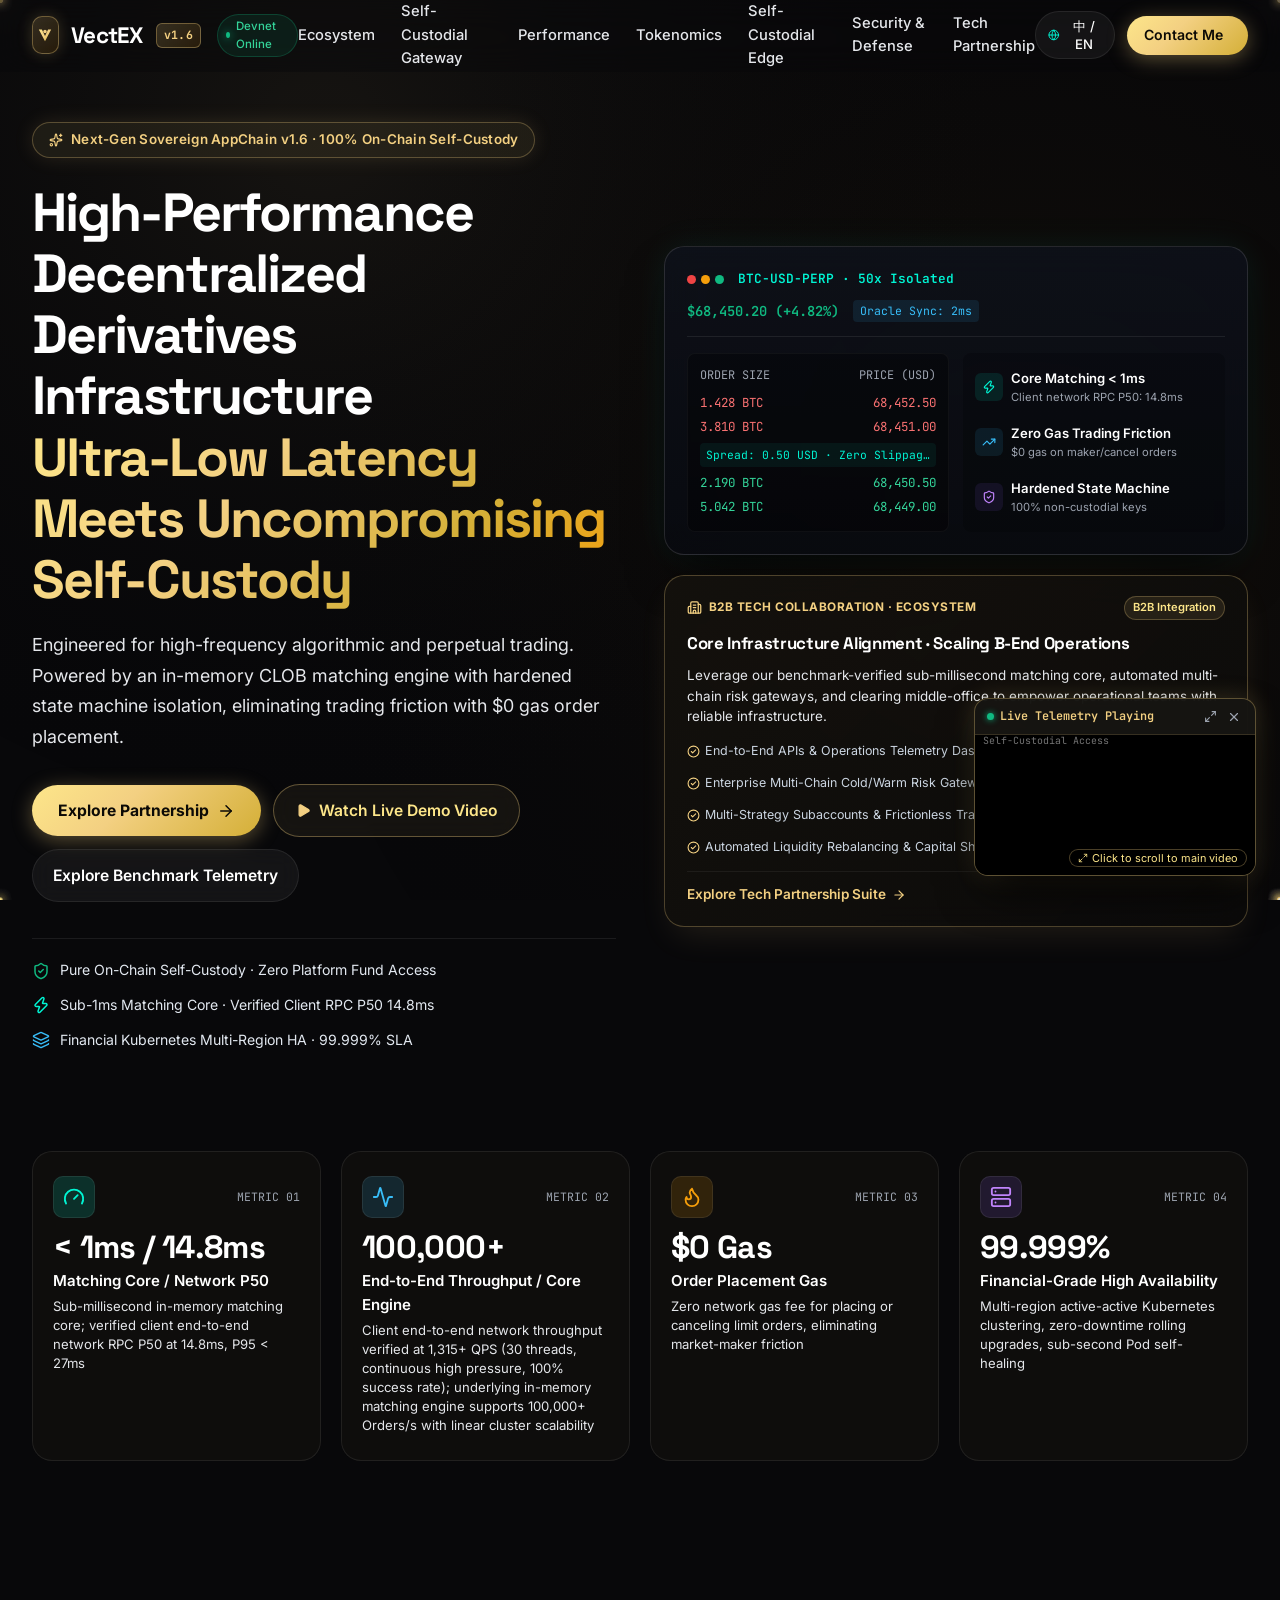
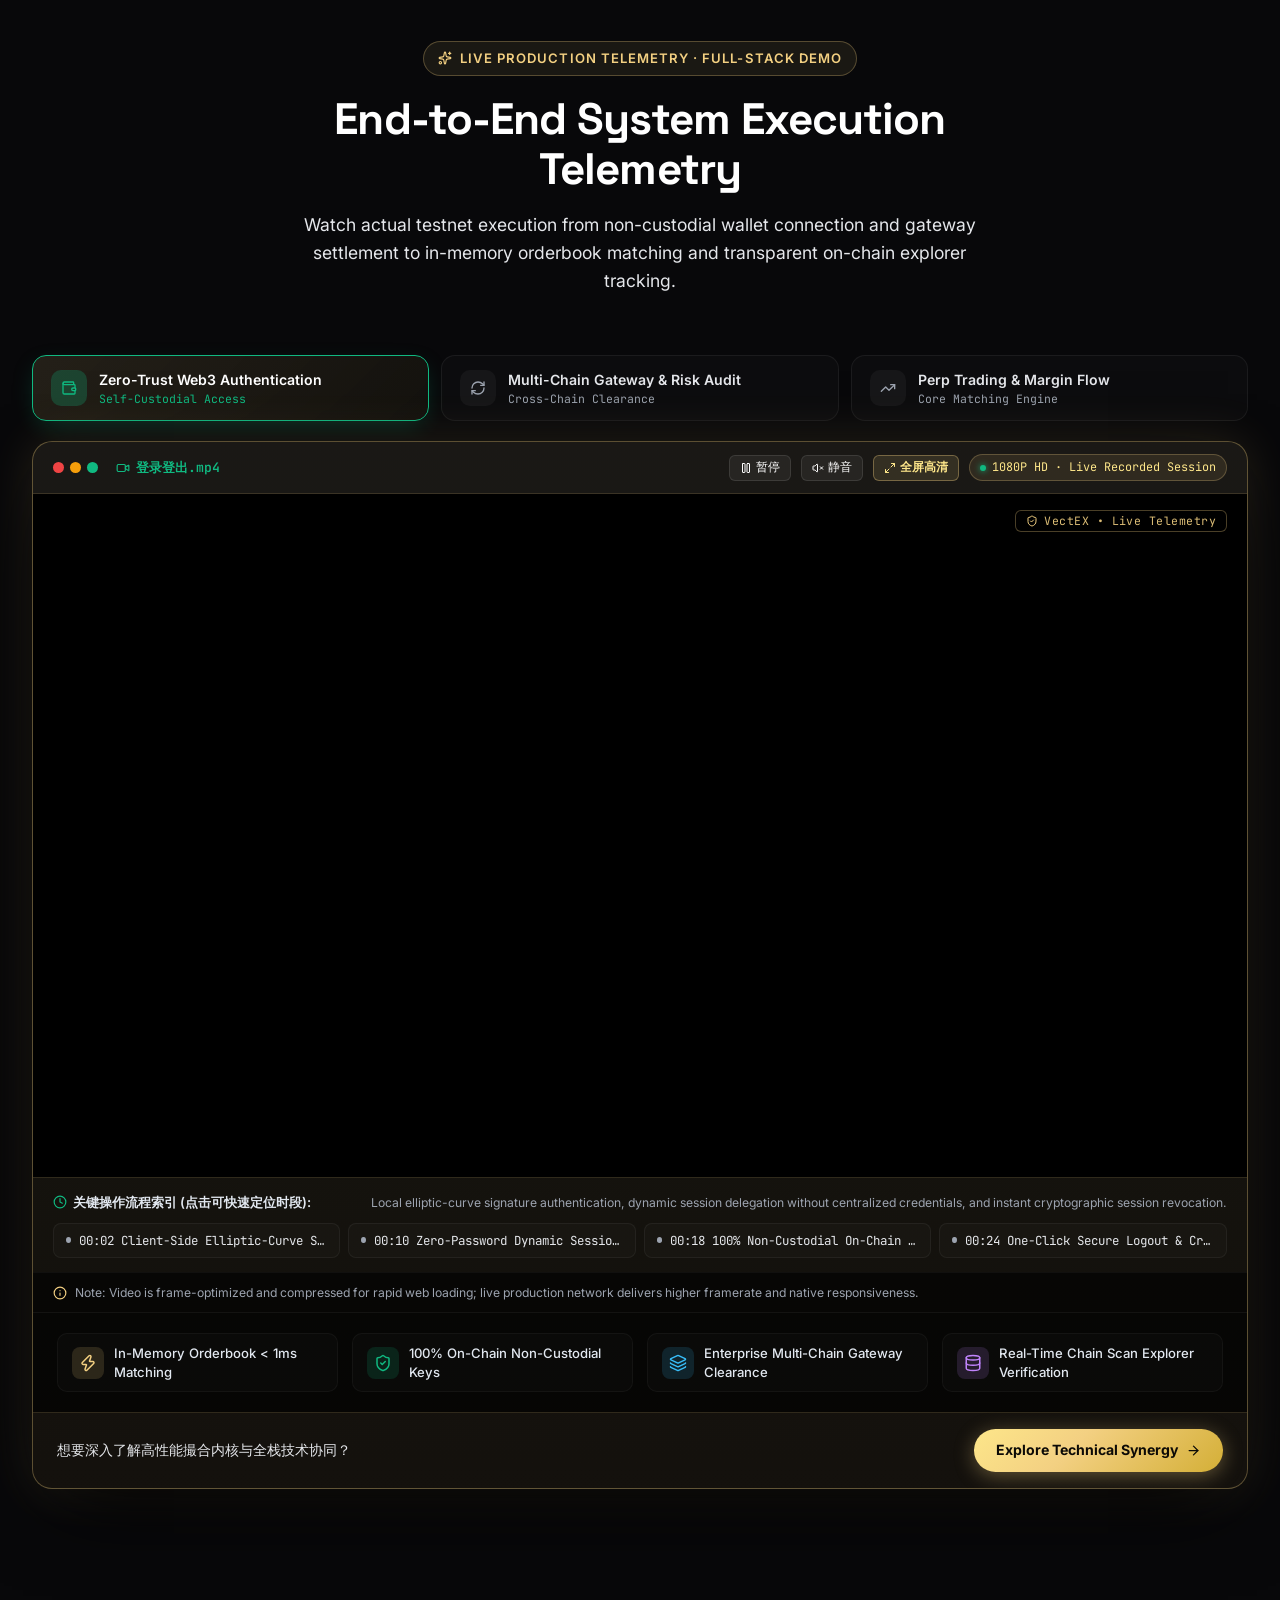
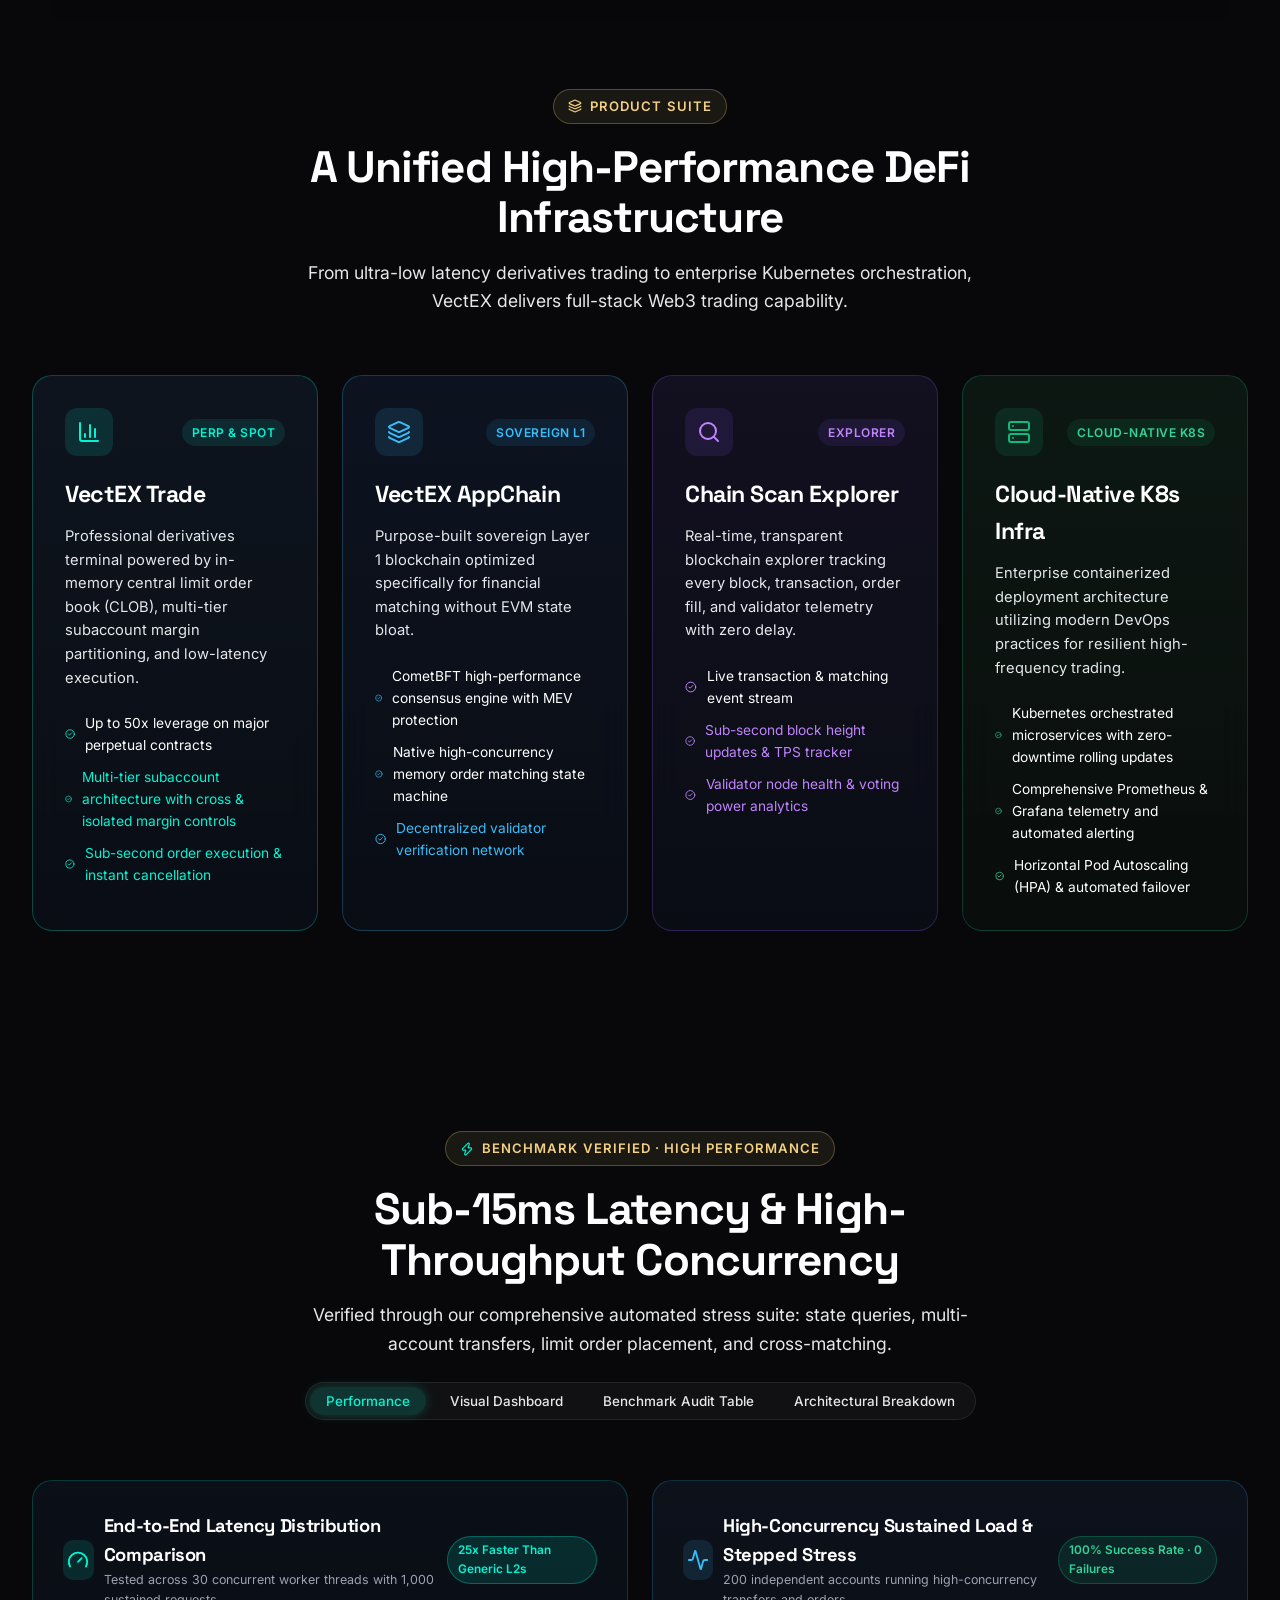
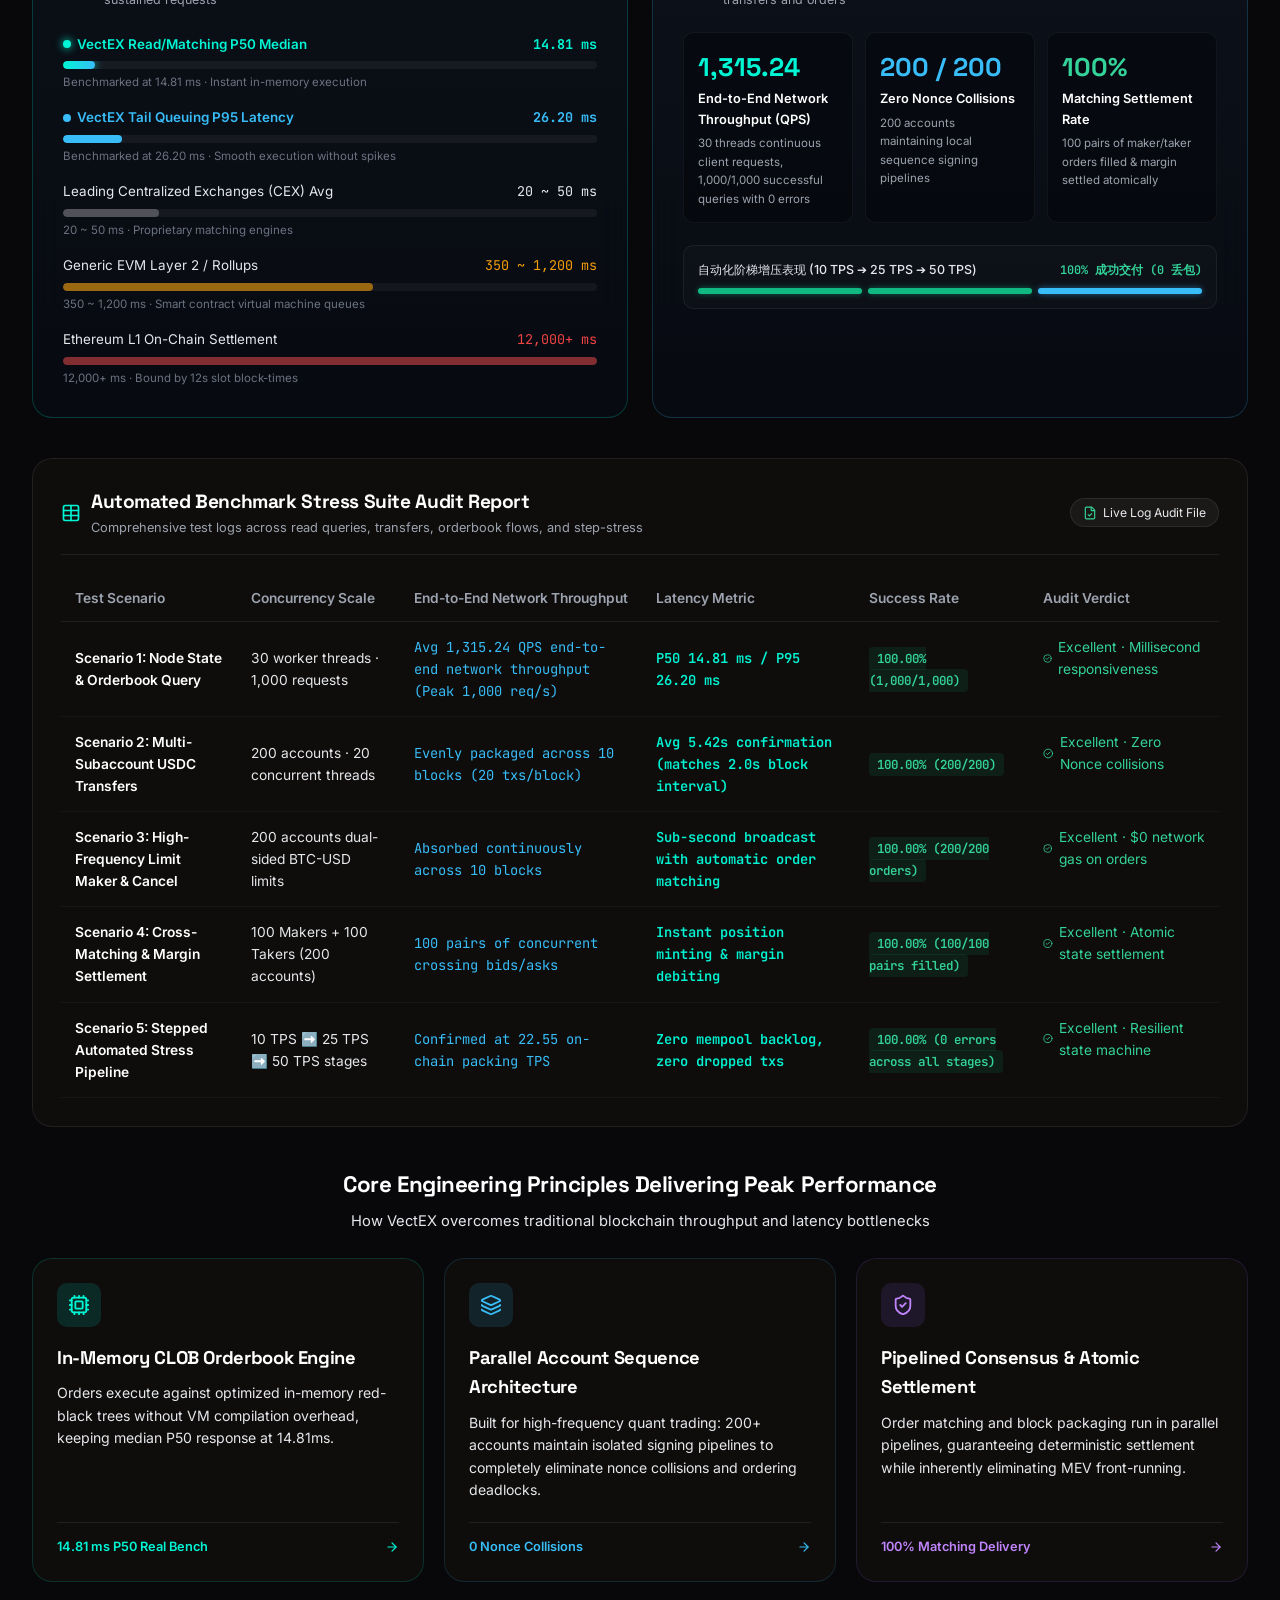
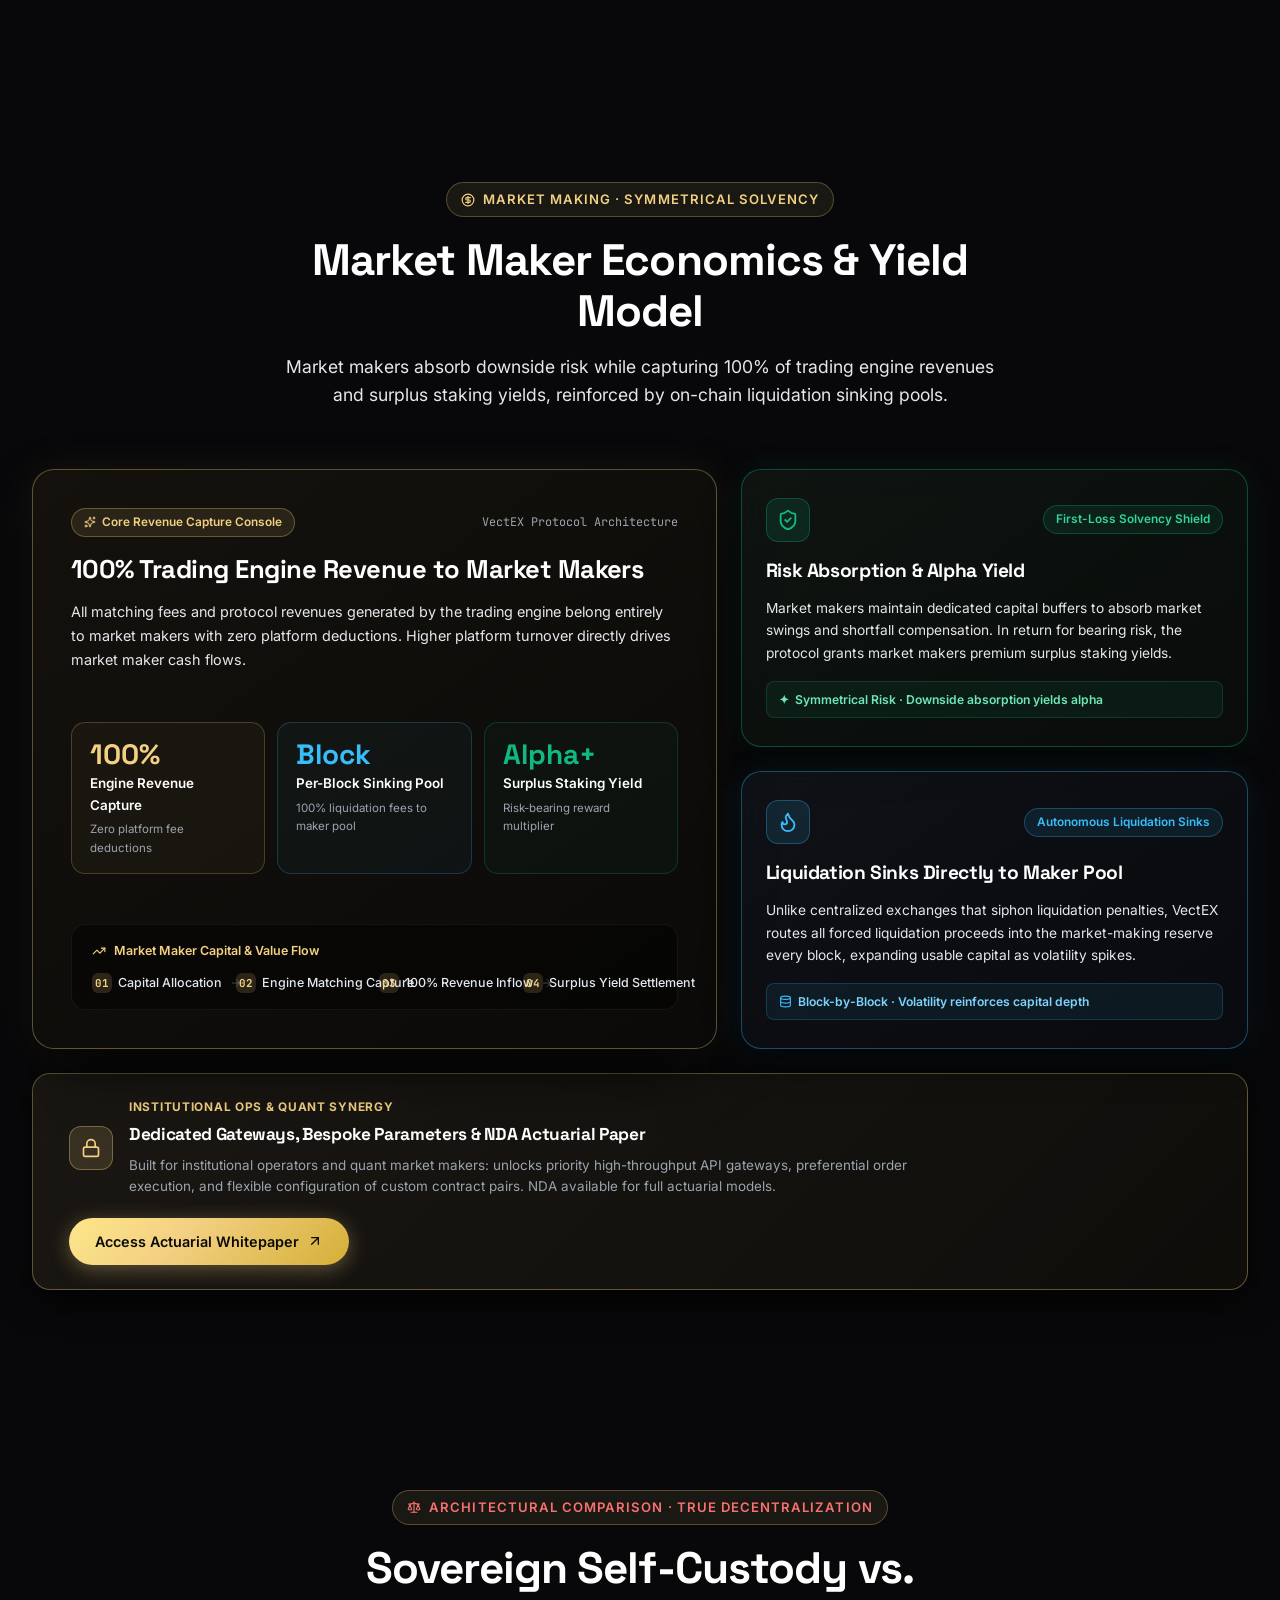
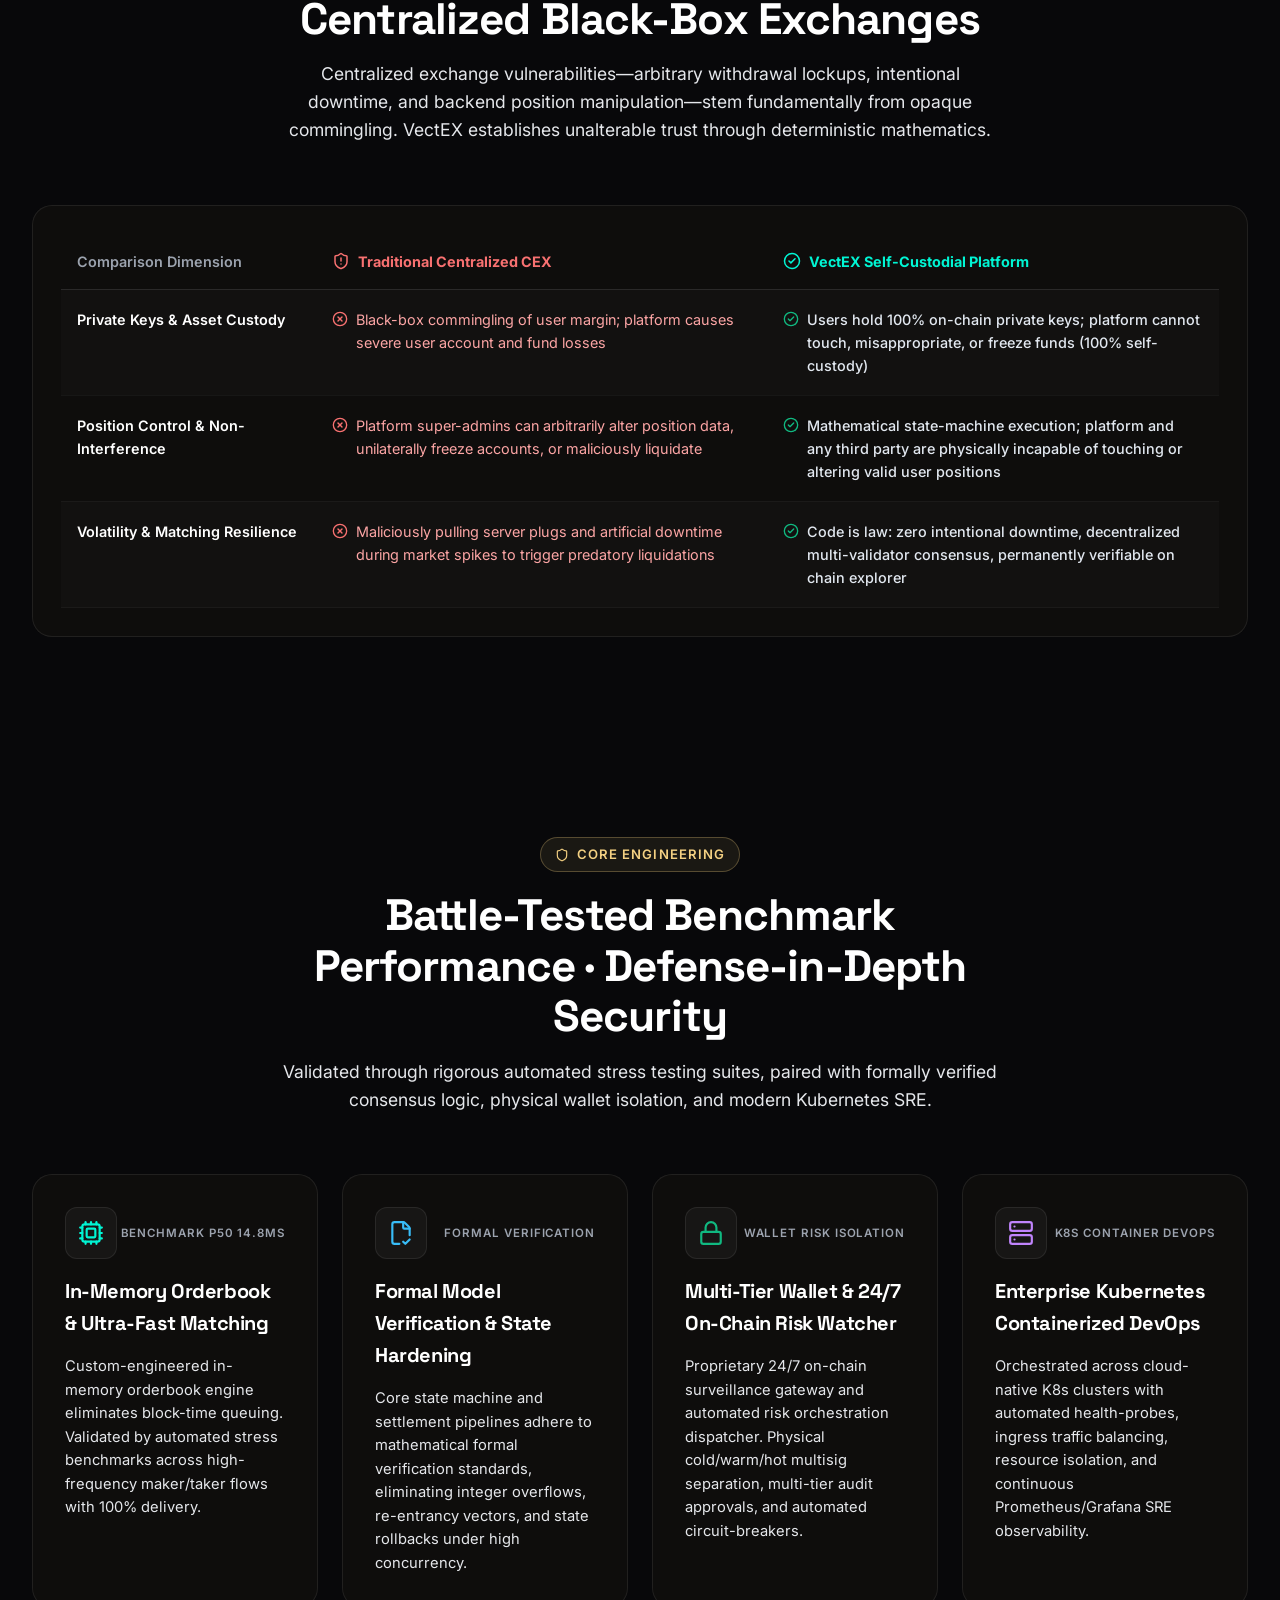
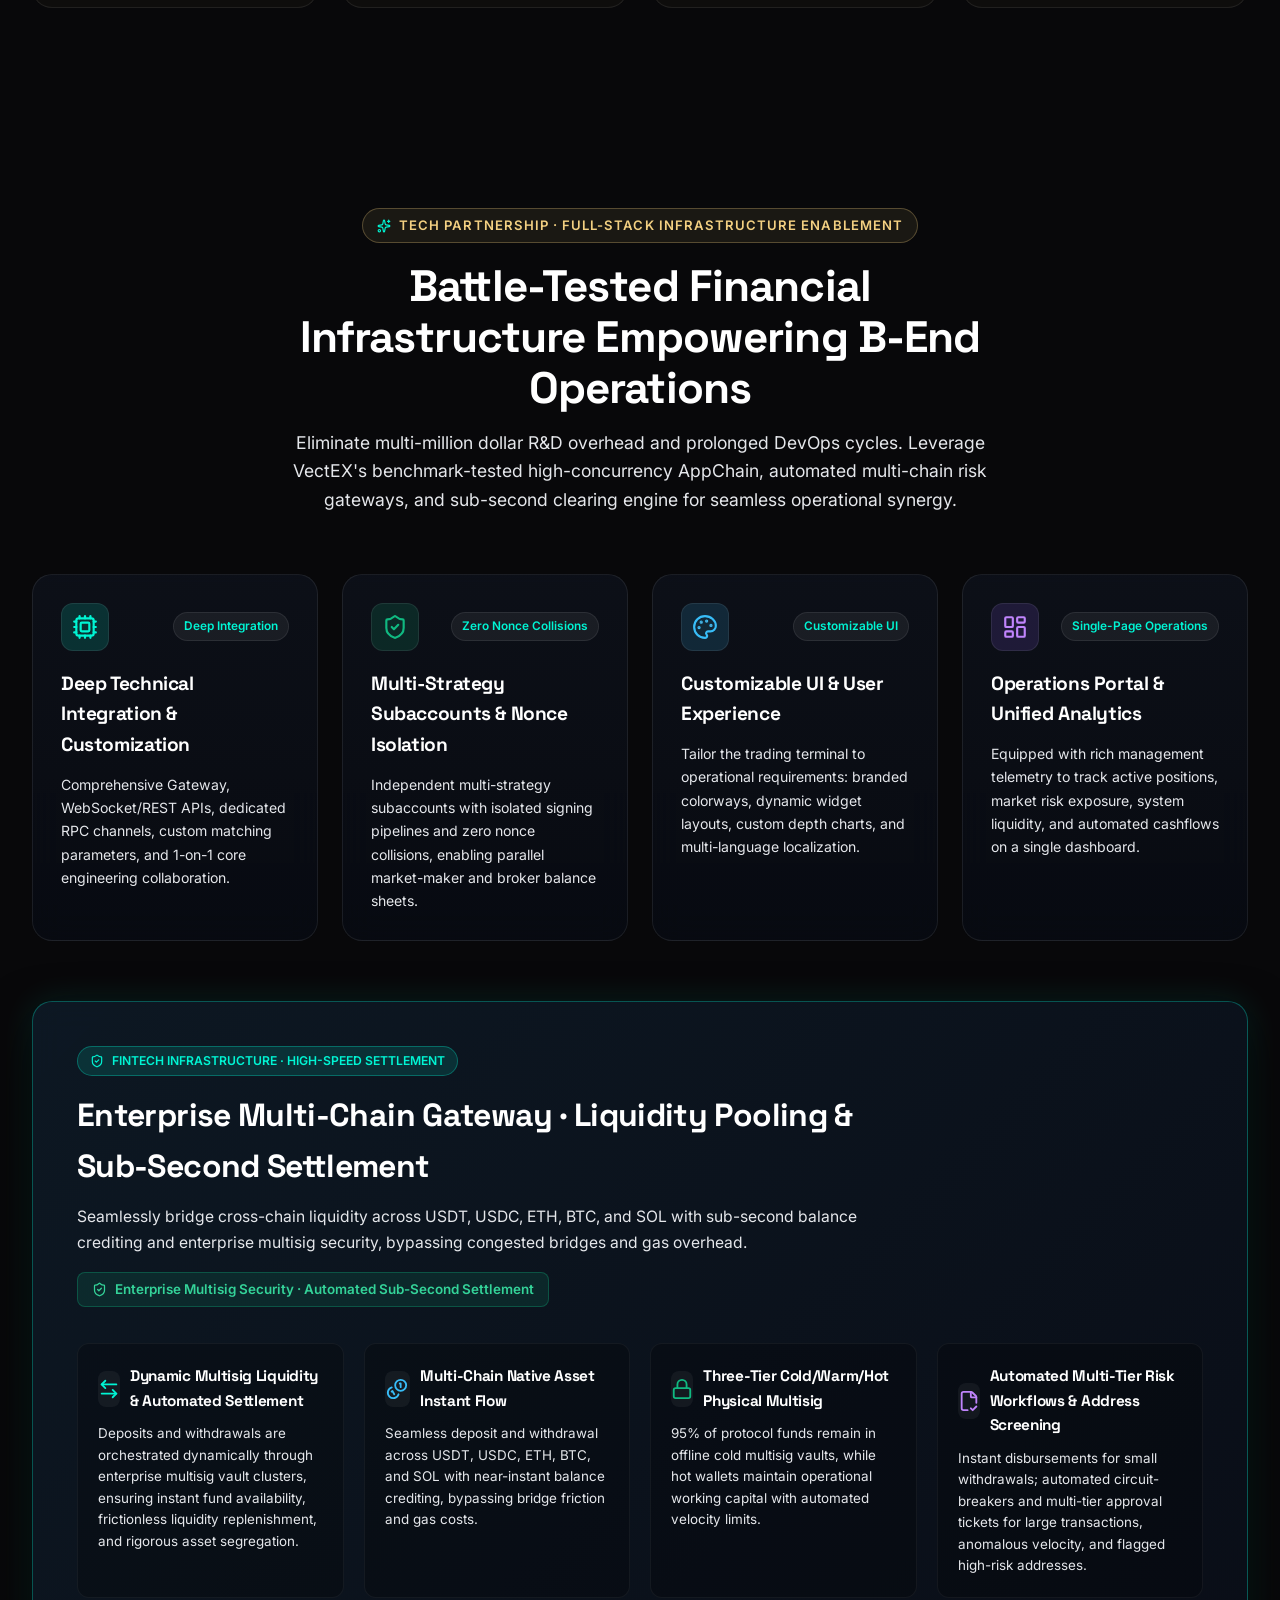
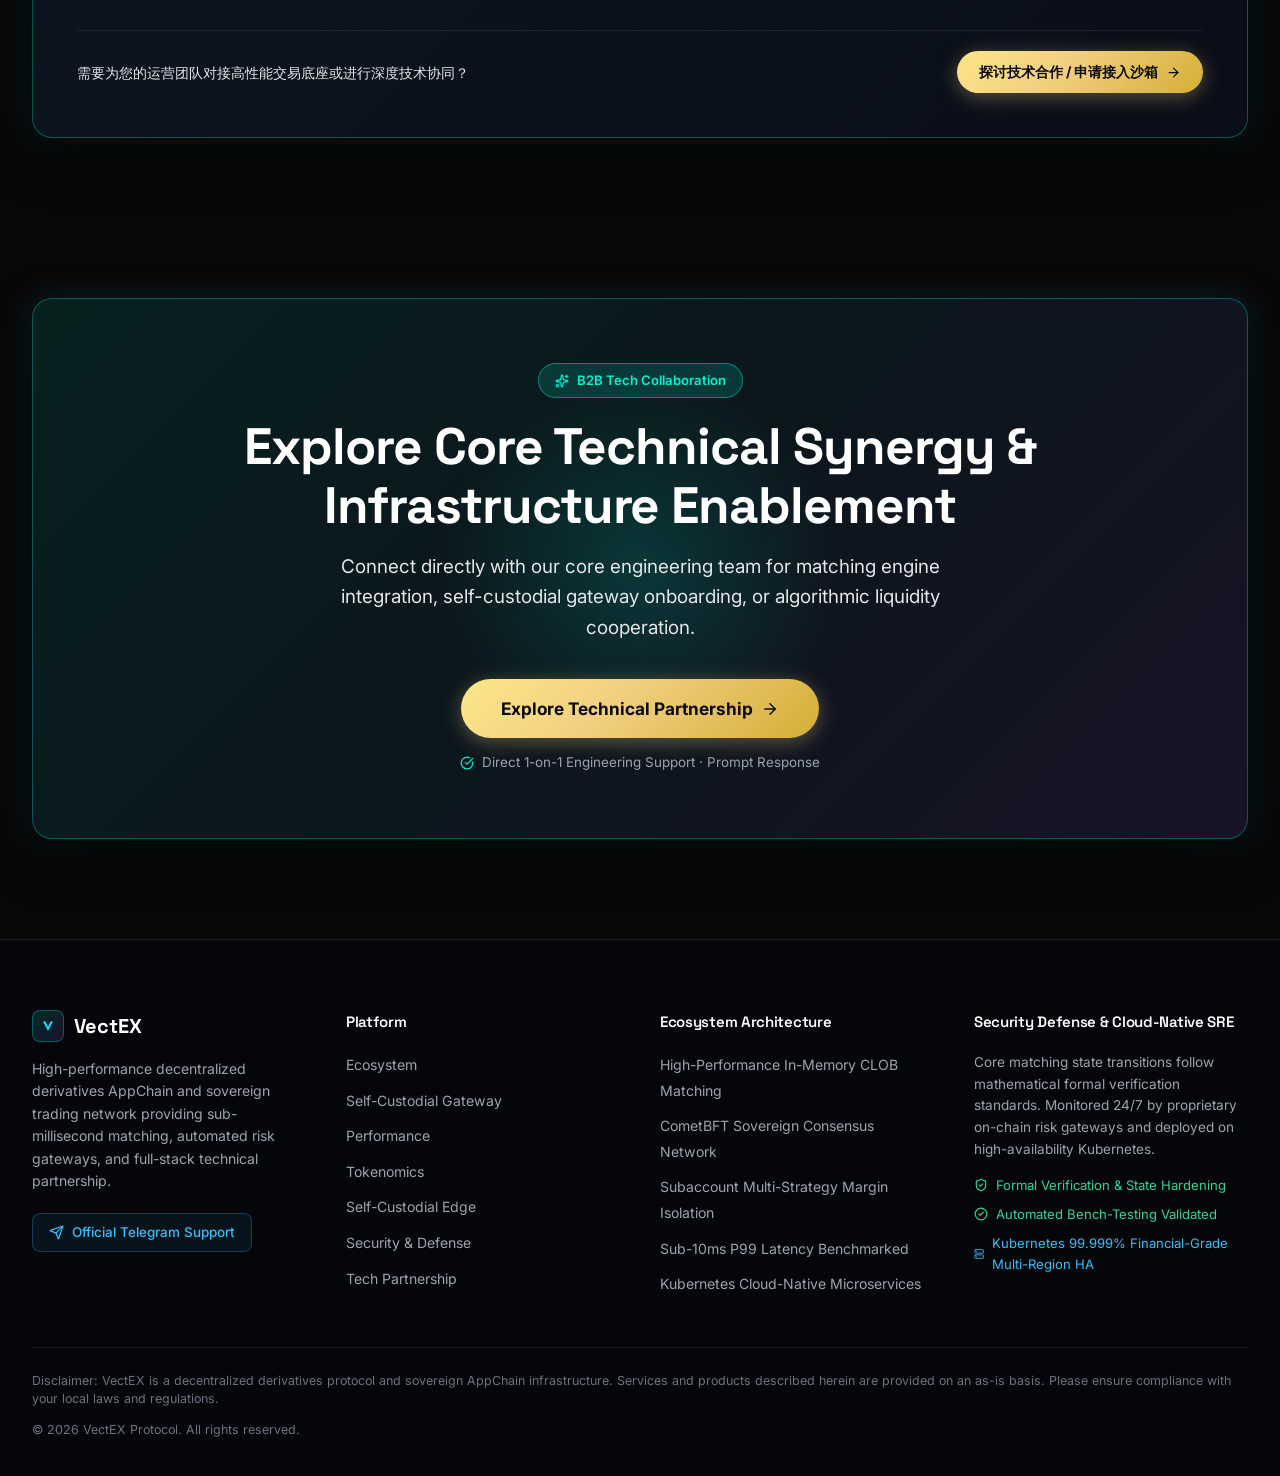
<file: index.html>
<!DOCTYPE html>
<html lang="en">
  <head>
    <meta charset="UTF-8" />
    <meta name="viewport" content="width=device-width, initial-scale=1.0" />
    <title>VectEX | Next-Gen AppChain for Decentralized Derivatives</title>
    <meta
      name="description"
      content="VectEX is a high-performance dedicated AppChain for decentralized derivatives with native MemCLOB in-memory orderbook matching, sub-15ms latency, zero gas fees, and enterprise K8s cloud-native resilience."
    />
    <meta name="keywords" content="VectEX, DEX, AppChain, Perpetual, Derivatives, Orderbook, MemCLOB, DeFi, Cosmos, Web3, Kubernetes" />
    
    <!-- Open Graph / Facebook -->
    <meta property="og:type" content="website" />
    <meta property="og:title" content="VectEX | Next-Gen AppChain for Decentralized Derivatives" />
    <meta
      property="og:description"
      content="Native MemCLOB in-memory matching, sub-15ms latency, zero gas fees, and complete self-custody."
    />
    <meta property="og:site_name" content="VectEX" />

    <!-- Twitter / Social -->
    <meta name="twitter:card" content="summary_large_image" />
    <meta name="twitter:title" content="VectEX | Next-Gen AppChain for Decentralized Derivatives" />
    <meta
      name="twitter:description"
      content="Native MemCLOB in-memory matching, sub-15ms latency, zero gas fees, and complete self-custody."
    />

    <!-- Google Fonts -->
    <link rel="preconnect" href="https://fonts.googleapis.com" />
    <link rel="preconnect" href="https://fonts.gstatic.com" crossorigin />
    <link
      href="https://fonts.googleapis.com/css2?family=Inter:wght@300;400;500;600;700&family=Space+Grotesk:wght@400;500;600;700&family=JetBrains+Mono:wght@400;500&display=swap"
      rel="stylesheet"
    />

    <link rel="icon" type="image/svg+xml" href="./favicon.svg" />
    <script type="module" crossorigin src="./assets/index-Cfpn9hJJ.js"></script>
    <link rel="stylesheet" crossorigin href="./assets/index-PY8NQCb5.css">
  </head>
  <body>
    <div id="root"></div>
  </body>
</html>
</file>
<file: assets/index-PY8NQCb5.css>
:root{--bg-dark: #08080a;--bg-dark-secondary: #0f0e0c;--bg-card: rgba(18, 17, 14, .76);--bg-card-hover: rgba(28, 25, 20, .88);--bg-glass: rgba(243, 208, 130, .03);--bg-glass-active: rgba(243, 208, 130, .08);--accent-gold: #f3d082;--accent-gold-light: #fde68a;--accent-gold-dark: #d4af37;--accent-amber: #f59e0b;--accent-cyan: #00f5d4;--accent-blue: #38bdf8;--accent-purple: #c084fc;--accent-emerald: #10b981;--gradient-brand: linear-gradient(135deg, #fde68a 0%, #f3d082 35%, #d4af37 70%, #f59e0b 100%);--gradient-gold-metallic: linear-gradient(135deg, #fff0c2 0%, #e5c378 40%, #b8860b 80%, #785208 100%);--gradient-glow: radial-gradient(circle at 50% 30%, rgba(243, 208, 130, .16), rgba(245, 158, 11, .05), transparent 70%);--gradient-card-border: linear-gradient(135deg, rgba(243, 208, 130, .35), rgba(245, 158, 11, .12), rgba(255, 255, 255, .06));--text-primary: #ffffff;--text-secondary: #e5e7eb;--text-muted: #9ca3af;--text-dim: #6b7280;--text-gold: #f3d082;--border-subtle: rgba(255, 255, 255, .08);--border-hover: rgba(243, 208, 130, .4);--border-glass: rgba(243, 208, 130, .16);--shadow-glow-gold: 0 0 25px rgba(243, 208, 130, .3);--shadow-glow-cyan: 0 0 25px rgba(0, 245, 212, .25);--shadow-glow-purple: 0 0 30px rgba(139, 92, 246, .2);--shadow-card: 0 12px 36px -10px rgba(0, 0, 0, .75);--font-sans: "Inter", -apple-system, BlinkMacSystemFont, "Segoe UI", Roboto, sans-serif;--font-heading: "Space Grotesk", -apple-system, BlinkMacSystemFont, sans-serif;--font-mono: "JetBrains Mono", monospace;--max-width: 1640px;--max-width-cinema: 1820px;--nav-height: 72px;--radius-sm: 8px;--radius-md: 14px;--radius-lg: 20px;--radius-full: 9999px;--transition-fast: .15s ease;--transition-normal: .25s cubic-bezier(.4, 0, .2, 1);--transition-smooth: .4s cubic-bezier(.16, 1, .3, 1)}*,*:before,*:after{box-sizing:border-box;margin:0;padding:0}html{scroll-behavior:smooth;scroll-padding-top:85px;color-scheme:dark}[id]{scroll-margin-top:85px}body{background-color:var(--bg-dark);color:var(--text-primary);font-family:var(--font-sans);line-height:1.6;-webkit-font-smoothing:antialiased;-moz-osx-font-smoothing:grayscale;overflow-x:hidden;position:relative;min-height:100vh}::-webkit-scrollbar{width:8px}::-webkit-scrollbar-track{background:var(--bg-dark)}::-webkit-scrollbar-thumb{background:#1e2538;border-radius:4px}::-webkit-scrollbar-thumb:hover{background:#2b354f}h1,h2,h3,h4,h5,h6{font-family:var(--font-heading);letter-spacing:-.02em;font-weight:700;color:var(--text-primary)}a{color:inherit;text-decoration:none;transition:color var(--transition-fast)}button{cursor:pointer;border:none;background:none;font-family:inherit;outline:none}.app-container{position:relative;width:100%;min-height:100vh;display:flex;flex-direction:column}.content-wrapper{max-width:var(--max-width);margin:0 auto;padding:0 clamp(16px,2.5vw,36px);width:100%}.content-wrapper-cinema{max-width:min(98vw,var(--max-width-cinema));margin:0 auto;padding:0 clamp(12px,1.5vw,28px);width:100%}.section{padding:100px 0;position:relative;z-index:10}.section-header{text-align:center;max-width:720px;margin:0 auto 60px}.section-tag{display:inline-flex;align-items:center;gap:8px;padding:6px 14px;background:#f3d08214;border:1px solid rgba(243,208,130,.28);border-radius:var(--radius-full);font-size:.82rem;font-weight:600;color:var(--accent-gold);text-transform:uppercase;letter-spacing:.08em;margin-bottom:18px}.section-title{font-size:clamp(2rem,3.5vw,2.75rem);line-height:1.15;margin-bottom:16px}.section-subtitle{font-size:1.1rem;color:var(--text-secondary);line-height:1.6}.text-gradient{background:var(--gradient-brand);-webkit-background-clip:text;-webkit-text-fill-color:transparent}.btn{display:inline-flex;align-items:center;justify-content:center;gap:8px;padding:12px 24px;font-size:.95rem;font-weight:600;border-radius:var(--radius-md);transition:all var(--transition-normal);text-align:center;white-space:nowrap}.btn-primary{background:linear-gradient(135deg,#fde68a,#f3d082 40%,#d4af37);color:#0c0a06;box-shadow:0 4px 20px #f3d08259;position:relative;overflow:hidden;font-weight:700}.btn-primary:hover{transform:translateY(-2px);box-shadow:0 6px 30px #f3d0828c;color:#000}.btn-secondary{background:#ffffff0d;color:var(--text-primary);border:1px solid var(--border-subtle);-webkit-backdrop-filter:blur(10px);backdrop-filter:blur(10px)}.btn-secondary:hover{background:#f3d08214;border-color:#f3d0824d;color:var(--accent-gold-light);transform:translateY(-2px)}.btn-sm{padding:8px 16px;font-size:.85rem;border-radius:var(--radius-sm)}.btn-pill{border-radius:var(--radius-full)}.glass-card{background:var(--bg-card);border:1px solid var(--border-subtle);border-radius:var(--radius-lg);-webkit-backdrop-filter:blur(16px);backdrop-filter:blur(16px);padding:32px;transition:all var(--transition-smooth);position:relative;overflow:hidden}.glass-card:hover{border-color:var(--border-hover);background:var(--bg-card-hover);transform:translateY(-4px);box-shadow:var(--shadow-card),0 0 25px #f3d0821f}@media (max-width: 768px){.section{padding:60px 0}.content-wrapper{padding:0 16px}.glass-card{padding:24px}}
</file>
